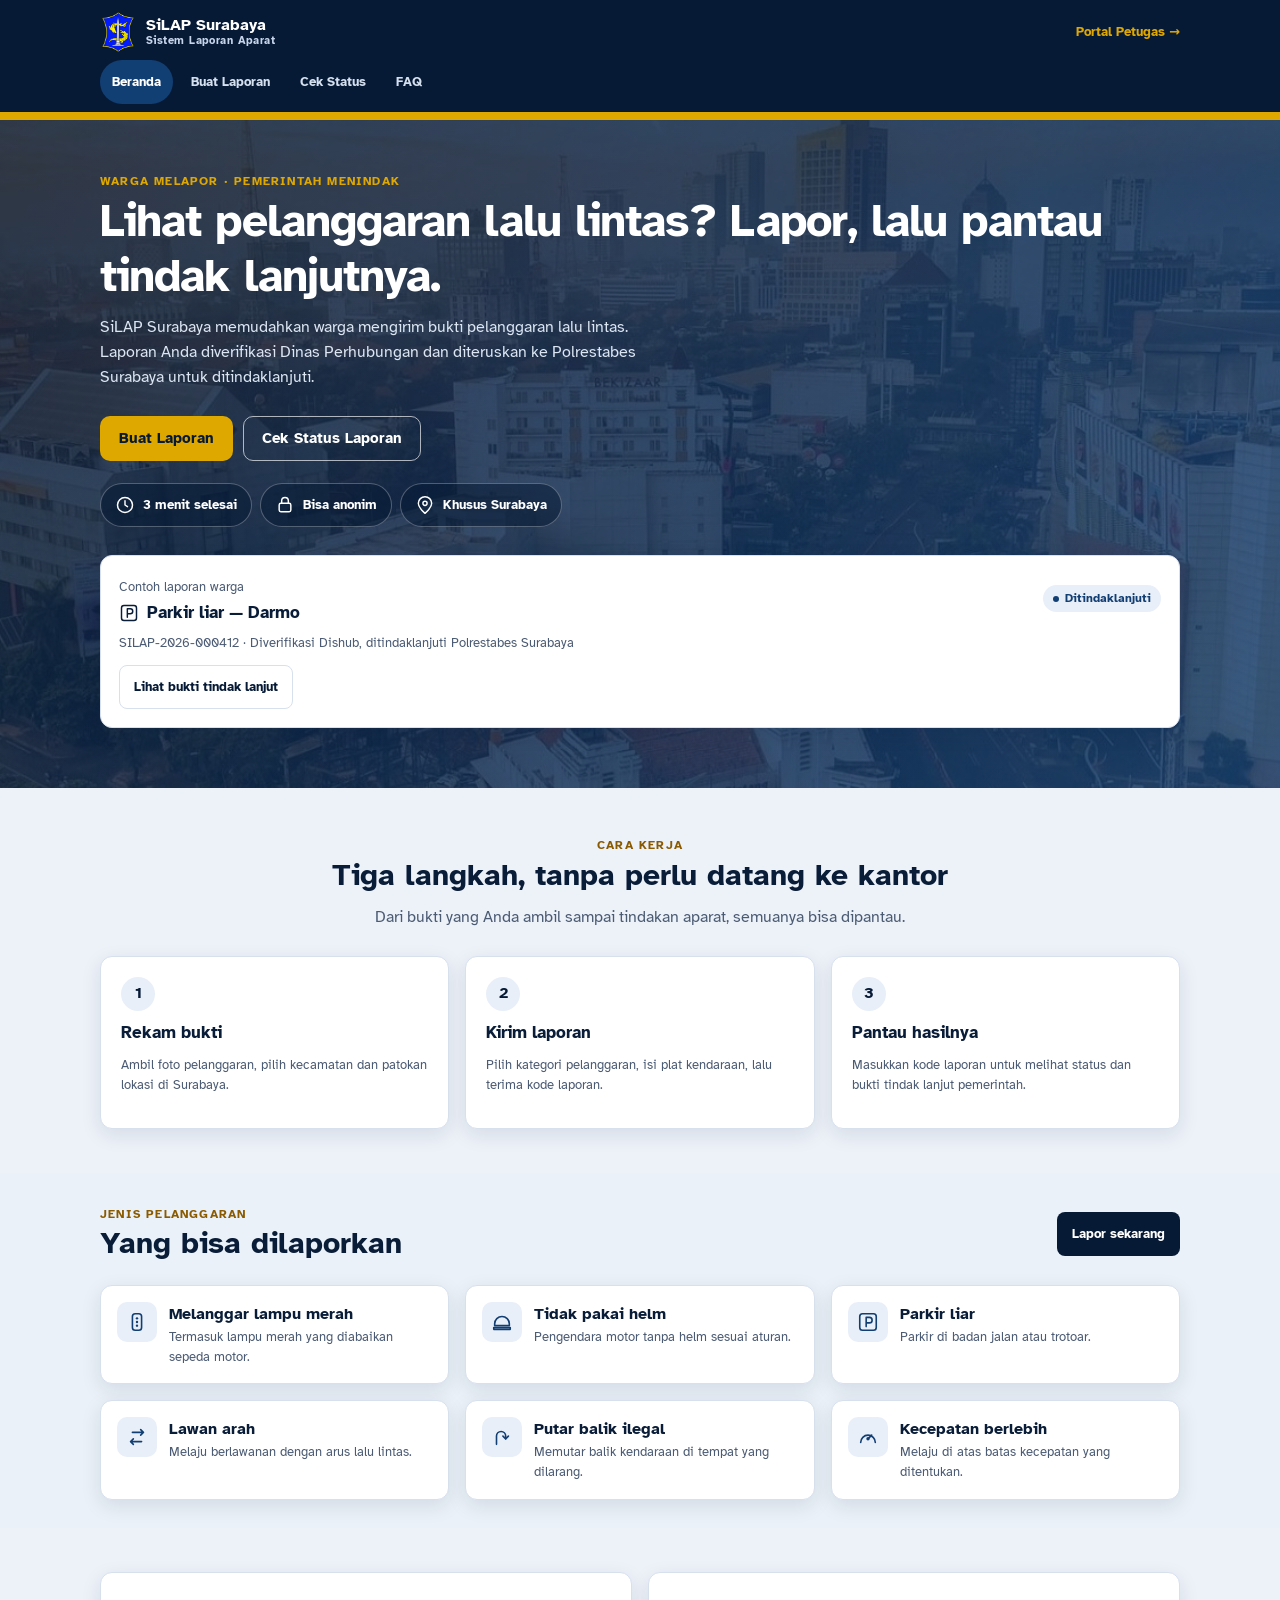
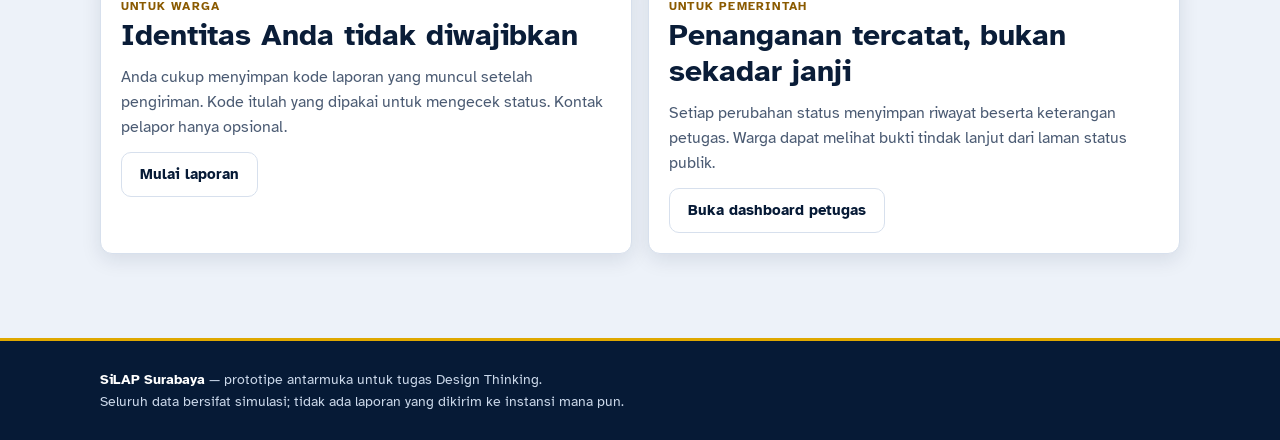
<file: index.html>
<!doctype html>
<html lang="id">
<head>
  <meta charset="utf-8">
  <meta name="viewport" content="width=device-width, initial-scale=1">
  <title>SiLAP Surabaya — Lapor Pelanggaran Lalu Lintas</title>
  <meta name="description" content="Prototipe UI sistem pelaporan pelanggaran lalu lintas warga Surabaya.">
  <link rel="preconnect" href="https://fonts.googleapis.com">
  <link rel="preconnect" href="https://fonts.gstatic.com" crossorigin>
  <link href="https://fonts.googleapis.com/css2?family=Atkinson+Hyperlegible:wght@400;700&display=swap" rel="stylesheet">
  <link rel="stylesheet" href="assets/style.css">
</head>
<body data-page="home">
  <a class="skip-link" href="#main">Lewati ke konten utama</a>
  <header class="site-header">
    <div class="wrap">
      <div class="header-top">
        <a class="brand" href="index.html">
          <span class="brand-mark"><img class="brand-logo" src="assets/surabaya-logo.png" alt="Logo Surabaya"></span>
          <span class="brand-text">SiLAP Surabaya<span>Sistem Laporan Aparat</span></span>
        </a>
        <a class="header-officer" href="petugas.html">Portal Petugas →</a>
      </div>
      <nav class="header-nav" aria-label="Navigasi utama">
        <a class="active" href="index.html">Beranda</a>
        <a href="lapor.html">Buat Laporan</a>
        <a href="status.html">Cek Status</a>
        <a href="faq.html">FAQ</a>
      </nav>
    </div>
  </header>

  <main id="main">
    <section class="hero">
      <div class="wrap">
        <span class="eyebrow">Warga melapor · Pemerintah menindak</span>
        <h1>Lihat pelanggaran lalu lintas? Lapor, lalu pantau tindak lanjutnya.</h1>
        <p class="lead">SiLAP Surabaya memudahkan warga mengirim bukti pelanggaran lalu lintas. Laporan Anda diverifikasi Dinas Perhubungan dan diteruskan ke Polrestabes Surabaya untuk ditindaklanjuti.</p>
        <div class="hero-actions">
          <a class="btn btn-accent" href="lapor.html">Buat Laporan</a>
          <a class="btn btn-outline" href="status.html">Cek Status Laporan</a>
        </div>
        <div class="hero-badges">
          <span class="hero-badge"><span data-icon="clock"></span>3 menit selesai</span>
          <span class="hero-badge"><span data-icon="lock"></span>Bisa anonim</span>
          <span class="hero-badge"><span data-icon="location"></span>Khusus Surabaya</span>
        </div>

        <div class="card hero-card">
          <div class="hero-card-head">
            <div>
              <span class="small muted">Contoh laporan warga</span>
              <h2 class="row heading-sm" style="margin:4px 0 0;gap:8px"><span data-icon="parking"></span>Parkir liar — Darmo</h2>
            </div>
            <span class="badge badge-ditindaklanjuti">Ditindaklanjuti</span>
          </div>
          <p class="small muted" style="margin-top:10px">SILAP-2026-000412 · Diverifikasi Dishub, ditindaklanjuti Polrestabes Surabaya</p>
          <a class="btn btn-outline btn-sm" href="status.html?kode=SILAP-2026-000412">Lihat bukti tindak lanjut</a>
        </div>
      </div>
    </section>

    <section class="section">
      <div class="wrap">
        <div class="center" style="margin-bottom:26px">
          <span class="eyebrow">Cara kerja</span>
          <h2>Tiga langkah, tanpa perlu datang ke kantor</h2>
          <p class="lead" style="margin-inline:auto">Dari bukti yang Anda ambil sampai tindakan aparat, semuanya bisa dipantau.</p>
        </div>
        <div class="grid grid-3">
          <div class="card pad">
            <div class="step-num">1</div>
            <h3>Rekam bukti</h3>
            <p class="muted small">Ambil foto pelanggaran, pilih kecamatan dan patokan lokasi di Surabaya.</p>
          </div>
          <div class="card pad">
            <div class="step-num">2</div>
            <h3>Kirim laporan</h3>
            <p class="muted small">Pilih kategori pelanggaran, isi plat kendaraan, lalu terima kode laporan.</p>
          </div>
          <div class="card pad">
            <div class="step-num">3</div>
            <h3>Pantau hasilnya</h3>
            <p class="muted small">Masukkan kode laporan untuk melihat status dan bukti tindak lanjut pemerintah.</p>
          </div>
        </div>
      </div>
    </section>

    <section class="section-sm" style="background:#eaf1f8">
      <div class="wrap">
        <div class="row" style="justify-content:space-between">
          <div>
            <span class="eyebrow">Jenis pelanggaran</span>
            <h2 style="margin-bottom:6px">Yang bisa dilaporkan</h2>
          </div>
          <a class="btn btn-primary btn-sm" href="lapor.html">Lapor sekarang</a>
        </div>
        <div class="grid grid-3" style="margin-top:18px">
          <div class="card cat-card"><span class="cat-icon" data-icon="trafficLight"></span><div><strong>Melanggar lampu merah</strong><div class="small muted">Termasuk lampu merah yang diabaikan sepeda motor.</div></div></div>
          <div class="card cat-card"><span class="cat-icon" data-icon="helmet"></span><div><strong>Tidak pakai helm</strong><div class="small muted">Pengendara motor tanpa helm sesuai aturan.</div></div></div>
          <div class="card cat-card"><span class="cat-icon" data-icon="parking"></span><div><strong>Parkir liar</strong><div class="small muted">Parkir di badan jalan atau trotoar.</div></div></div>
          <div class="card cat-card"><span class="cat-icon" data-icon="arrows"></span><div><strong>Lawan arah</strong><div class="small muted">Melaju berlawanan dengan arus lalu lintas.</div></div></div>
          <div class="card cat-card"><span class="cat-icon" data-icon="uTurn"></span><div><strong>Putar balik ilegal</strong><div class="small muted">Memutar balik kendaraan di tempat yang dilarang.</div></div></div>
          <div class="card cat-card"><span class="cat-icon" data-icon="speed"></span><div><strong>Kecepatan berlebih</strong><div class="small muted">Melaju di atas batas kecepatan yang ditentukan.</div></div></div>
        </div>
      </div>
    </section>

    <section class="section">
      <div class="wrap grid grid-2">
        <div class="card pad">
          <span class="eyebrow">Untuk warga</span>
          <h2>Identitas Anda tidak diwajibkan</h2>
          <p class="muted">Anda cukup menyimpan kode laporan yang muncul setelah pengiriman. Kode itulah yang dipakai untuk mengecek status. Kontak pelapor hanya opsional.</p>
          <a class="btn btn-outline" href="lapor.html">Mulai laporan</a>
        </div>
        <div class="card pad">
          <span class="eyebrow">Untuk pemerintah</span>
          <h2>Penanganan tercatat, bukan sekadar janji</h2>
          <p class="muted">Setiap perubahan status menyimpan riwayat beserta keterangan petugas. Warga dapat melihat bukti tindak lanjut dari laman status publik.</p>
          <a class="btn btn-outline" href="petugas.html">Buka dashboard petugas</a>
        </div>
      </div>
    </section>
  </main>

  <footer class="site-footer">
    <div class="wrap">
      <strong>SiLAP Surabaya</strong> — prototipe antarmuka untuk tugas Design Thinking.<br>
      Seluruh data bersifat simulasi; tidak ada laporan yang dikirim ke instansi mana pun.
    </div>
  </footer>
  <script src="assets/app.js"></script>
</body>
</html>
</file>
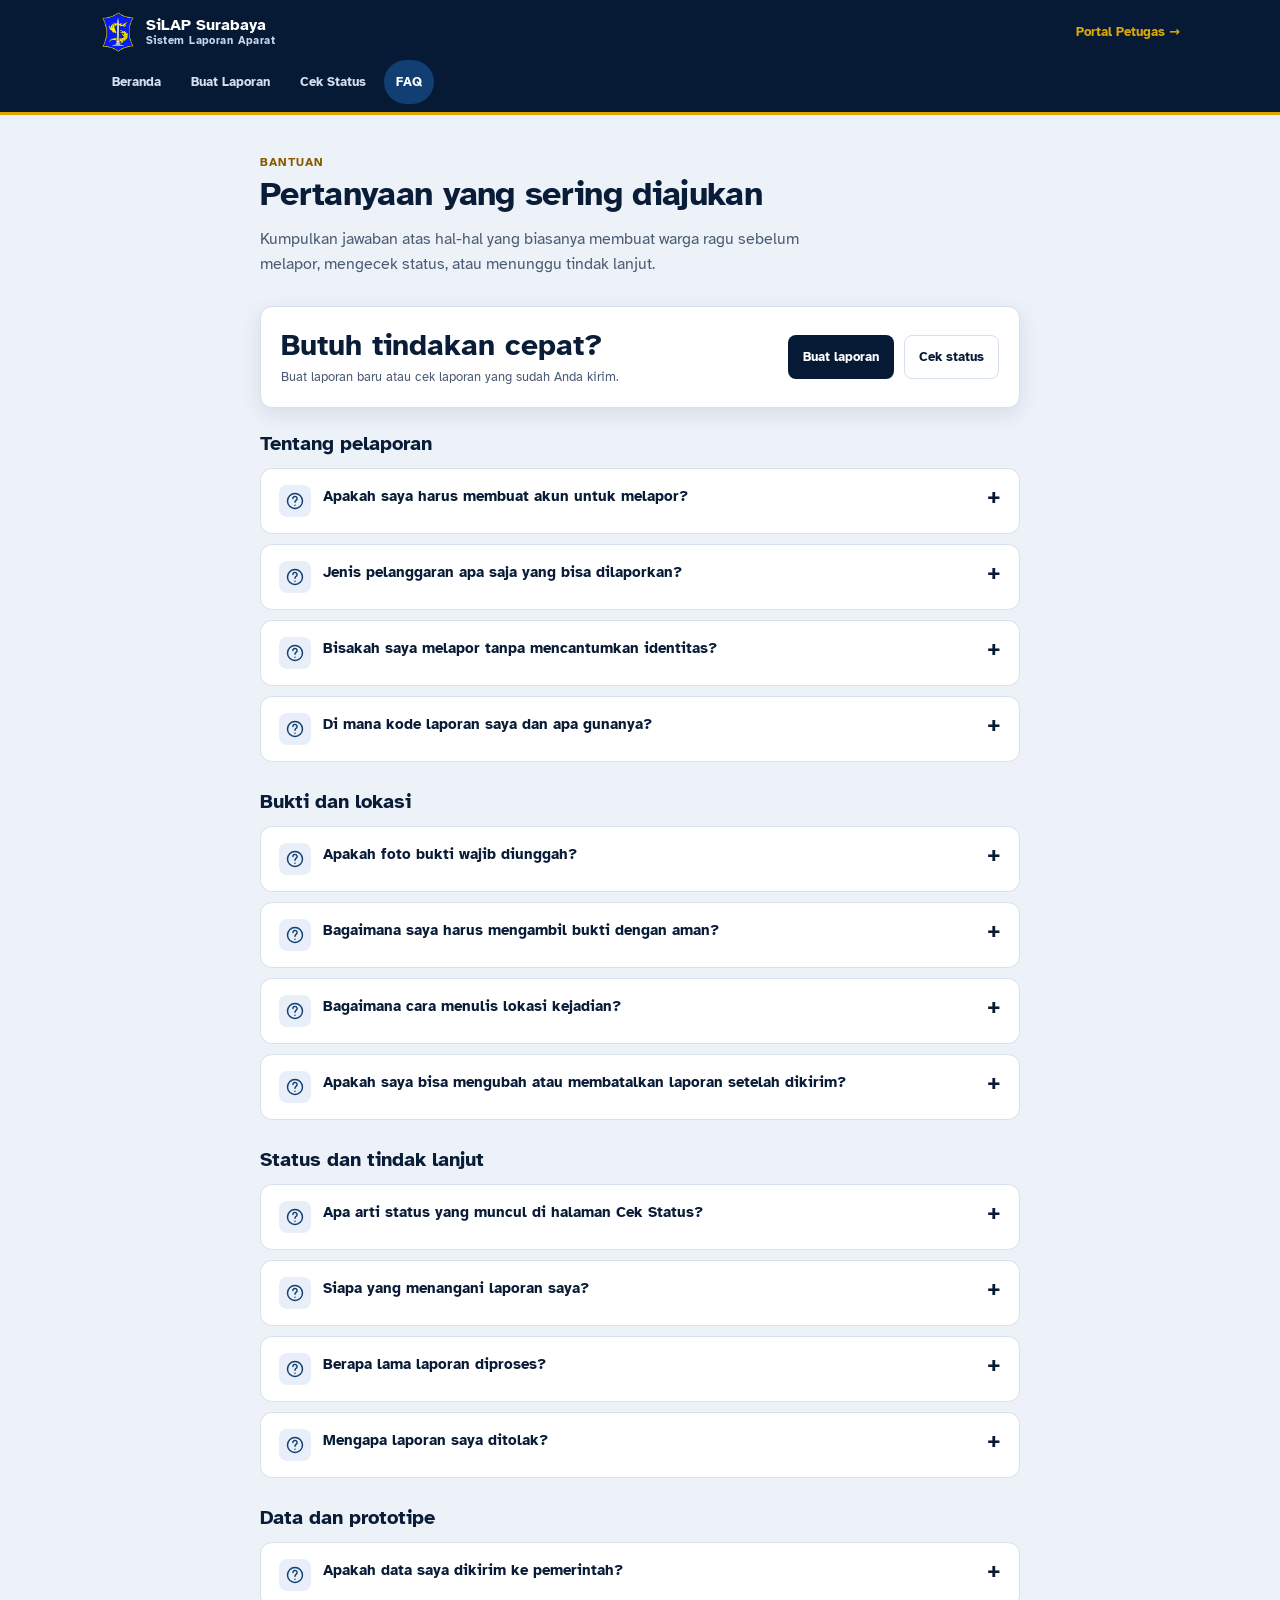
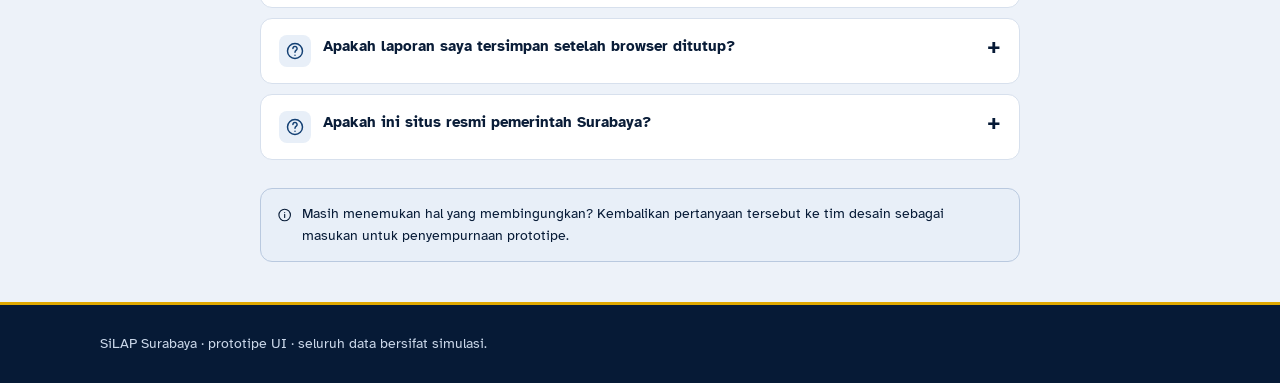
<file: faq.html>
<!doctype html>
<html lang="id">
<head>
  <meta charset="utf-8">
  <meta name="viewport" content="width=device-width, initial-scale=1">
  <title>FAQ — SiLAP Surabaya</title>
  <meta name="description" content="Jawaban atas pertanyaan umum tentang pelaporan pelanggaran lalu lintas di SiLAP Surabaya.">
  <link rel="preconnect" href="https://fonts.googleapis.com">
  <link rel="preconnect" href="https://fonts.gstatic.com" crossorigin>
  <link href="https://fonts.googleapis.com/css2?family=Atkinson+Hyperlegible:wght@400;700&display=swap" rel="stylesheet">
  <link rel="stylesheet" href="assets/style.css">
</head>
<body data-page="faq">
  <a class="skip-link" href="#main">Lewati ke konten utama</a>
  <header class="site-header">
    <div class="wrap">
      <div class="header-top">
        <a class="brand" href="index.html"><span class="brand-mark"><img class="brand-logo" src="assets/surabaya-logo.png" alt="Logo Surabaya"></span><span class="brand-text">SiLAP Surabaya<span>Sistem Laporan Aparat</span></span></a>
        <a class="header-officer" href="petugas.html">Portal Petugas →</a>
      </div>
      <nav class="header-nav" aria-label="Navigasi utama">
        <a href="index.html">Beranda</a>
        <a href="lapor.html">Buat Laporan</a>
        <a href="status.html">Cek Status</a>
        <a class="active" href="faq.html">FAQ</a>
      </nav>
    </div>
  </header>

  <main class="narrow" id="main">
    <div class="page-head">
      <span class="eyebrow">Bantuan</span>
      <h1>Pertanyaan yang sering diajukan</h1>
      <p class="lead">Kumpulkan jawaban atas hal-hal yang biasanya membuat warga ragu sebelum melapor, mengecek status, atau menunggu tindak lanjut.</p>
    </div>

    <div class="card pad" style="margin-bottom:24px">
      <div class="row" style="justify-content:space-between">
        <div>
          <h2 style="margin-bottom:4px">Butuh tindakan cepat?</h2>
          <p class="muted small" style="margin:0">Buat laporan baru atau cek laporan yang sudah Anda kirim.</p>
        </div>
        <div class="row">
          <a class="btn btn-primary btn-sm" href="lapor.html">Buat laporan</a>
          <a class="btn btn-outline btn-sm" href="status.html">Cek status</a>
        </div>
      </div>
    </div>

    <section class="faq-group" aria-labelledby="faq-umum">
      <h2 id="faq-umum">Tentang pelaporan</h2>
      <div class="faq-list">
        <details class="faq-item">
          <summary><span class="faq-q-icon" data-icon="question"></span>Apakah saya harus membuat akun untuk melapor?</summary>
          <div class="faq-a"><p>Tidak. SiLAP Surabaya tidak memakai login untuk warga. Anda langsung mengisi formulir, lalu sistem menampilkan kode laporan yang bisa dipakai untuk mengecek status.</p></div>
        </details>
        <details class="faq-item">
          <summary><span class="faq-q-icon" data-icon="question"></span>Jenis pelanggaran apa saja yang bisa dilaporkan?</summary>
          <div class="faq-a"><p>Ada enam kategori: melanggar lampu merah, tidak menggunakan helm, parkir liar, melaju di lawan arah, putar balik ilegal, dan kecepatan berlebih.</p><p>Pilih kategori yang paling mendekati apa yang Anda lihat pada langkah ketiga formulir.</p></div>
        </details>
        <details class="faq-item">
          <summary><span class="faq-q-icon" data-icon="question"></span>Bisakah saya melapor tanpa mencantumkan identitas?</summary>
          <div class="faq-a"><p>Bisa. Kolom kontak pelapor bersifat opsional dan ditandai jelas di formulir. Jika dikosongkan, laporan tetap diproses dan statusnya tetap bisa dicek memakai kode laporan.</p></div>
        </details>
        <details class="faq-item">
          <summary><span class="faq-q-icon" data-icon="question"></span>Di mana kode laporan saya dan apa gunanya?</summary>
          <div class="faq-a"><p>Kode muncul di layar setelah laporan berhasil dibuat, dengan format <code>SILAP-2026-NNNNNN</code>. Masukkan kode itu di halaman <a href="status.html">Cek Status</a> untuk melihat perjalanan laporan dan bukti tindak lanjut.</p><p>Simpan kode tersebut. Tanpa akun, kode itulah satu-satunya cara untuk membuka laporan Anda.</p></div>
        </details>
      </div>
    </section>

    <section class="faq-group" aria-labelledby="faq-bukti">
      <h2 id="faq-bukti">Bukti dan lokasi</h2>
      <div class="faq-list">
        <details class="faq-item">
          <summary><span class="faq-q-icon" data-icon="question"></span>Apakah foto bukti wajib diunggah?</summary>
          <div class="faq-a"><p>Ya. Foto membantu petugas memverifikasi laporan. Pada prototipe ini, foto hanya menjadi pratinjau di perangkat Anda; tidak ada berkas yang dikirim ke server.</p></div>
        </details>
        <details class="faq-item">
          <summary><span class="faq-q-icon" data-icon="question"></span>Bagaimana saya harus mengambil bukti dengan aman?</summary>
          <div class="faq-a"><p>Ambil foto saat Anda sedang tidak menyetir dan tidak membahayakan diri sendiri. Jangan mengejar kendaraan atau berdiri di jalan. Utamakan keselamatan daripada mendapatkan sudut foto yang sempurna.</p></div>
        </details>
        <details class="faq-item">
          <summary><span class="faq-q-icon" data-icon="question"></span>Bagaimana cara menulis lokasi kejadian?</summary>
          <div class="faq-a"><p>Pilih kecamatan di Surabaya, lalu isi patokan berupa nama jalan, bangunan, halte, atau titik terdekat. Contoh: <code>Depan Mall Tunjungan Plaza, Jl. Basuki Rahmat</code>. Patokan yang spesifik mempercepat verifikasi.</p></div>
        </details>
        <details class="faq-item">
          <summary><span class="faq-q-icon" data-icon="question"></span>Apakah saya bisa mengubah atau membatalkan laporan setelah dikirim?</summary>
          <div class="faq-a"><p>Belum. Prototipe ini menyediakan alur buat laporan dan cek status, tetapi tidak memiliki fitur edit atau pembatalan. Pastikan isian sudah benar sebelum menekan tombol <strong>Kirim Laporan</strong>.</p></div>
        </details>
      </div>
    </section>

    <section class="faq-group" aria-labelledby="faq-status">
      <h2 id="faq-status">Status dan tindak lanjut</h2>
      <div class="faq-list">
        <details class="faq-item">
          <summary><span class="faq-q-icon" data-icon="question"></span>Apa arti status yang muncul di halaman Cek Status?</summary>
          <div class="faq-a">
            <p><strong>Diterima:</strong> laporan masuk dan belum diperiksa.</p>
            <p><strong>Diverifikasi:</strong> Dinas Perhubungan telah memeriksa bukti dan meneruskan laporan.</p>
            <p><strong>Ditindaklanjuti:</strong> Polrestabes Surabaya telah melakukan tindakan di lapangan.</p>
            <p><strong>Selesai:</strong> penanganan ditutup. <strong>Ditolak:</strong> laporan tidak dapat diverifikasi dan alasannya tercantum.</p>
          </div>
        </details>
        <details class="faq-item">
          <summary><span class="faq-q-icon" data-icon="question"></span>Siapa yang menangani laporan saya?</summary>
          <div class="faq-a"><p>Dinas Perhubungan Surabaya memverifikasi laporan dan meneruskannya. Polrestabes Surabaya melakukan penindakan lalu lintas. Nama aktor dan keterangannya tercatat di riwayat status.</p></div>
        </details>
        <details class="faq-item">
          <summary><span class="faq-q-icon" data-icon="question"></span>Berapa lama laporan diproses?</summary>
          <div class="faq-a"><p>Prototipe ini tidak menjanjikan waktu tertentu. Pada sistem nyata, lama proses bergantung pada kelengkapan bukti dan antrean petugas. Yang bisa Anda lakukan adalah memantau perubahan status melalui kode laporan.</p></div>
        </details>
        <details class="faq-item">
          <summary><span class="faq-q-icon" data-icon="question"></span>Mengapa laporan saya ditolak?</summary>
          <div class="faq-a"><p>Penolakan terjadi saat verifikasi, misalnya karena bukti kurang jelas. Alasan petugas ditampilkan pada riwayat laporan di halaman <a href="status.html">Cek Status</a>. Anda bisa melapor lagi dengan bukti yang lebih baik.</p></div>
        </details>
      </div>
    </section>

    <section class="faq-group" aria-labelledby="faq-data">
      <h2 id="faq-data">Data dan prototipe</h2>
      <div class="faq-list">
        <details class="faq-item">
          <summary><span class="faq-q-icon" data-icon="question"></span>Apakah data saya dikirim ke pemerintah?</summary>
          <div class="faq-a"><p>Tidak. Ini adalah prototipe antarmuka untuk tugas Design Thinking. Semua laporan, termasuk perubahan status di dashboard petugas, bersifat simulasi dan tidak dikirim ke instansi mana pun.</p></div>
        </details>
        <details class="faq-item">
          <summary><span class="faq-q-icon" data-icon="question"></span>Apakah laporan saya tersimpan setelah browser ditutup?</summary>
          <div class="faq-a"><p>Tidak. Data prototipe hanya hidup selama tab browser tersebut terbuka. Empat kode laporan contoh berikut tetap tersedia setiap kali halaman dibuka: <code>SILAP-2026-000417</code>, <code>000412</code>, <code>000405</code>, dan <code>000398</code>.</p></div>
        </details>
        <details class="faq-item">
          <summary><span class="faq-q-icon" data-icon="question"></span>Apakah ini situs resmi pemerintah Surabaya?</summary>
          <div class="faq-a"><p>Bukan. SiLAP Surabaya adalah prototipe UI. Nama instansi dan alur penanganan dipakai sebagai konteks desain, bukan pernyataan layanan resmi.</p></div>
        </details>
      </div>
    </section>

    <div class="notice notice-info" style="margin-top:28px"><span data-icon="info"></span><span>Masih menemukan hal yang membingungkan? Kembalikan pertanyaan tersebut ke tim desain sebagai masukan untuk penyempurnaan prototipe.</span></div>
  </main>

  <footer class="site-footer">
    <div class="wrap">SiLAP Surabaya · prototipe UI · seluruh data bersifat simulasi.</div>
  </footer>
  <script src="assets/app.js"></script>
</body>
</html>
</file>
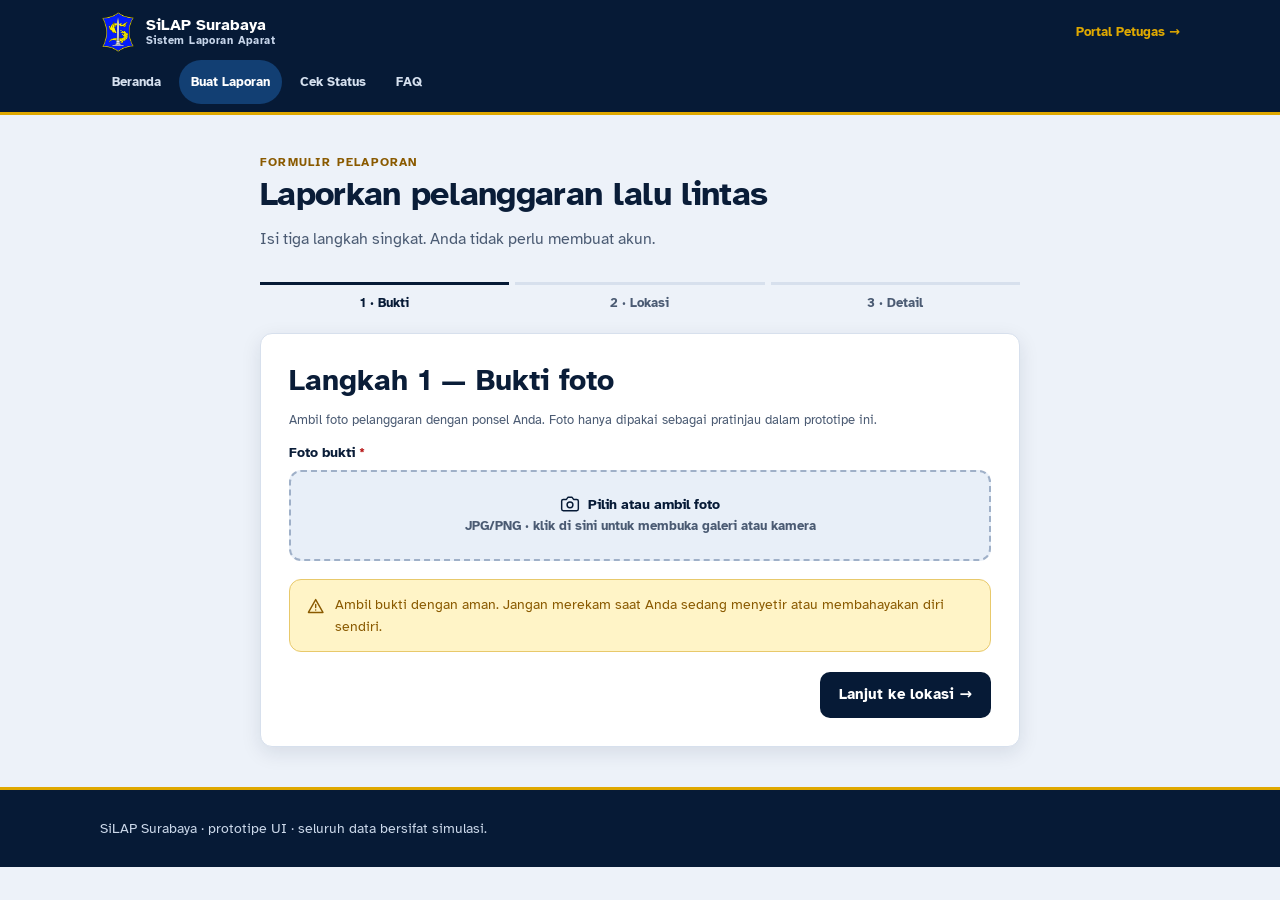
<file: lapor.html>
<!doctype html>
<html lang="id">
<head>
  <meta charset="utf-8">
  <meta name="viewport" content="width=device-width, initial-scale=1">
  <title>Buat Laporan — SiLAP Surabaya</title>
  <meta name="description" content="Formulir pelaporan pelanggaran lalu lintas warga Surabaya.">
  <link rel="preconnect" href="https://fonts.googleapis.com">
  <link rel="preconnect" href="https://fonts.gstatic.com" crossorigin>
  <link href="https://fonts.googleapis.com/css2?family=Atkinson+Hyperlegible:wght@400;700&display=swap" rel="stylesheet">
  <link rel="stylesheet" href="assets/style.css">
</head>
<body data-page="lapor">
  <a class="skip-link" href="#main">Lewati ke konten utama</a>
  <header class="site-header">
    <div class="wrap">
      <div class="header-top">
        <a class="brand" href="index.html"><span class="brand-mark"><img class="brand-logo" src="assets/surabaya-logo.png" alt="Logo Surabaya"></span><span class="brand-text">SiLAP Surabaya<span>Sistem Laporan Aparat</span></span></a>
        <a class="header-officer" href="petugas.html">Portal Petugas →</a>
      </div>
      <nav class="header-nav" aria-label="Navigasi utama">
        <a href="index.html">Beranda</a>
        <a class="active" href="lapor.html">Buat Laporan</a>
        <a href="status.html">Cek Status</a>
        <a href="faq.html">FAQ</a>
      </nav>
    </div>
  </header>

  <main class="narrow" id="main">
    <div class="page-head">
      <span class="eyebrow">Formulir pelaporan</span>
      <h1>Laporkan pelanggaran lalu lintas</h1>
      <p class="muted">Isi tiga langkah singkat. Anda tidak perlu membuat akun.</p>
    </div>

    <div id="form-wrap">
      <div class="stepper" aria-label="Progres formulir">
        <div class="stepper-item active" data-step="1">1 · Bukti</div>
        <div class="stepper-item" data-step="2">2 · Lokasi</div>
        <div class="stepper-item" data-step="3">3 · Detail</div>
      </div>

      <form id="lapor-form" class="card form-panel" novalidate>
        <section class="form-step" data-step="1">
          <h2>Langkah 1 — Bukti foto</h2>
          <p class="muted small">Ambil foto pelanggaran dengan ponsel Anda. Foto hanya dipakai sebagai pratinjau dalam prototipe ini.</p>
          <div class="error-summary hide" id="step1-error" role="alert" tabindex="-1" aria-labelledby="step1-error-title"></div>
          <div class="field">
            <label for="foto" id="foto-label">Foto bukti <span class="req">*</span></label>
            <label class="dropzone" for="foto">
              <strong><span data-icon="camera"></span>Pilih atau ambil foto</strong>
              <span class="small muted">JPG/PNG · klik di sini untuk membuka galeri atau kamera</span>
            </label>
            <input class="input hide" id="foto" name="foto" type="file" accept="image/*" capture="environment" aria-describedby="error-foto">
            <span class="error" id="error-foto" data-error-for="foto"></span>
          </div>
          <div id="photo-preview" class="photo-preview hide" aria-live="polite"></div>
          <div class="notice notice-warn" style="margin-top:16px"><span data-icon="warning"></span><span>Ambil bukti dengan aman. Jangan merekam saat Anda sedang menyetir atau membahayakan diri sendiri.</span></div>
          <div class="row" style="margin-top:20px;justify-content:flex-end">
            <button class="btn btn-primary" type="button" data-next>Lanjut ke lokasi →</button>
          </div>
        </section>

        <section class="form-step hide" data-step="2">
          <h2>Langkah 2 — Lokasi & waktu</h2>
          <p class="muted small">Pilih kecamatan di Surabaya dan berikan patokan agar petugas mudah menemukan lokasi.</p>
          <div class="error-summary hide" id="step2-error" role="alert" tabindex="-1" aria-labelledby="step2-error-title"></div>
          <div class="field">
            <label for="kecamatan">Kecamatan <span class="req">*</span></label>
            <select class="select" id="kecamatan" required><option value="">— Pilih kecamatan —</option></select>
            <span class="error" data-error-for="kecamatan"></span>
          </div>
          <div class="field">
            <label for="patokan">Patokan lokasi <span class="req">*</span></label>
            <input class="input" id="patokan" type="text" placeholder="Contoh: depan Mall Tunjungan Plaza" required>
            <span class="hint">Nama jalan, bangunan, atau halte terdekat.</span>
            <span class="error" data-error-for="patokan"></span>
          </div>
          <div class="field-two">
            <div class="field">
              <label for="tanggal">Tanggal kejadian <span class="req">*</span></label>
              <input class="input" id="tanggal" type="date" required>
              <span class="error" data-error-for="tanggal"></span>
            </div>
            <div class="field">
              <label for="jam">Jam kejadian <span class="req">*</span></label>
              <input class="input" id="jam" type="time" required>
              <span class="error" data-error-for="jam"></span>
            </div>
          </div>
          <div class="row" style="justify-content:space-between">
            <button class="btn btn-outline" type="button" data-back>← Kembali</button>
            <button class="btn btn-primary" type="button" data-next>Lanjut ke detail →</button>
          </div>
        </section>

        <section class="form-step hide" data-step="3">
          <h2>Langkah 3 — Detail pelanggaran</h2>
          <p class="muted small">Jelaskan apa yang terjadi agar laporan mudah diverifikasi.</p>
          <div class="field">
            <span class="field-label">Kategori pelanggaran <span class="req">*</span></span>
            <div class="cat-options" id="cat-options"></div>
          </div>
          <div class="field-two">
            <div class="field">
              <label for="plat">Nomor plat kendaraan <span class="req">*</span></label>
              <input class="input" id="plat" type="text" placeholder="B 1234 ABC" required>
              <span class="error" data-error-for="plat"></span>
            </div>
            <div class="field">
              <label for="jenis">Jenis kendaraan <span class="req">*</span></label>
              <select class="select" id="jenis"><option>Motor</option><option>Mobil</option></select>
            </div>
          </div>
          <div class="field">
            <label for="deskripsi">Deskripsi singkat <span class="req">*</span></label>
            <textarea class="textarea" id="deskripsi" placeholder="Contoh: pengendara melaju saat lampu merah dan mengabaikan pejalan kaki." required></textarea>
            <span class="error" data-error-for="deskripsi"></span>
          </div>
          <div class="field">
            <label for="kontak">Kontak pelapor <span class="badge badge-netral">Opsional</span></label>
            <input class="input" id="kontak" type="text" placeholder="Email atau nomor telepon">
            <span class="hint">Kosongkan jika ingin tetap anonim. Status tetap bisa dicek dengan kode laporan.</span>
          </div>
          <label class="checkline"><input type="checkbox" id="setuju"><span>Saya menyatakan laporan ini berdasarkan apa yang saya lihat dan bersedia dimintai keterangan lebih lanjut.</span></label>
          <div class="error-summary hide" id="form-error" role="alert" tabindex="-1" aria-labelledby="form-error-title" style="margin-top:12px"></div>
          <div class="row" style="justify-content:space-between;margin-top:20px">
            <button class="btn btn-outline" type="button" data-back>← Kembali</button>
            <button class="btn btn-accent" type="submit">Kirim Laporan</button>
          </div>
        </section>
      </form>
    </div>

    <section id="success-panel" class="card form-panel hide">
      <div class="notice notice-success"><span data-icon="check"></span><span>Laporan berhasil dibuat. Simpan kode di bawah ini untuk mengecek status.</span></div>
      <h2 style="margin-top:20px">Kode laporan Anda</h2>
      <div class="code-box">
        <span class="code-value" id="success-code">SILAP-2026-000000</span>
        <button class="btn btn-outline btn-sm" type="button" id="copy-code">Salin kode</button>
      </div>
      <p class="muted small" style="margin-top:14px">Tanpa akun dan tanpa login, kode ini satu-satunya cara untuk membuka laporan Anda. Prototipe ini tidak mengirim data ke instansi mana pun.</p>
      <div class="row" style="margin-top:20px">
        <a class="btn btn-primary" id="success-link" href="status.html">Lihat status laporan</a>
        <a class="btn btn-outline" href="index.html">Kembali ke beranda</a>
      </div>
    </section>
  </main>

  <footer class="site-footer">
    <div class="wrap">SiLAP Surabaya · prototipe UI · seluruh data bersifat simulasi.</div>
  </footer>
  <script src="assets/app.js"></script>
</body>
</html>
</file>
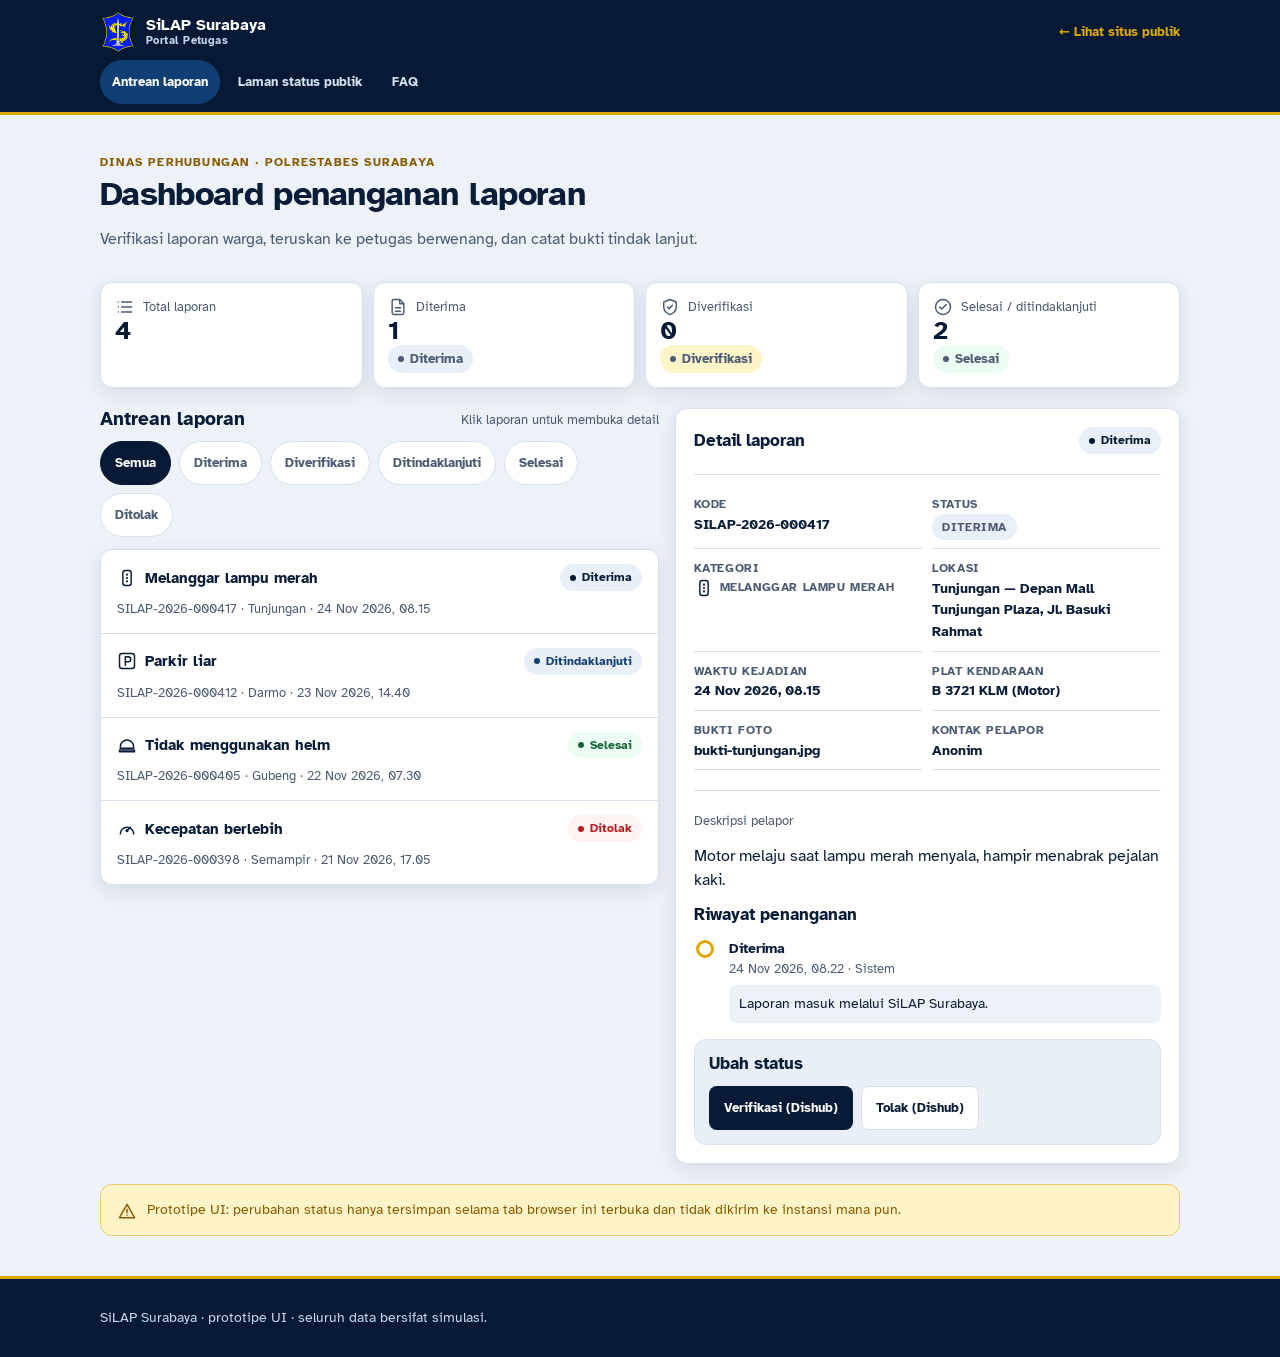
<file: petugas.html>
<!doctype html>
<html lang="id">
<head>
  <meta charset="utf-8">
  <meta name="viewport" content="width=device-width, initial-scale=1">
  <title>Dashboard Petugas — SiLAP Surabaya</title>
  <meta name="description" content="Dashboard verifikasi dan penanganan laporan pelanggaran lalu lintas.">
  <link rel="preconnect" href="https://fonts.googleapis.com">
  <link rel="preconnect" href="https://fonts.gstatic.com" crossorigin>
  <link href="https://fonts.googleapis.com/css2?family=Atkinson+Hyperlegible:wght@400;700&display=swap" rel="stylesheet">
  <link rel="stylesheet" href="assets/style.css">
</head>
<body data-page="petugas">
  <a class="skip-link" href="#main">Lewati ke konten utama</a>
  <header class="site-header">
    <div class="wrap">
      <div class="header-top">
        <a class="brand" href="index.html"><span class="brand-mark"><img class="brand-logo" src="assets/surabaya-logo.png" alt="Logo Surabaya"></span><span class="brand-text">SiLAP Surabaya<span>Portal Petugas</span></span></a>
        <a class="header-officer" href="index.html">← Lihat situs publik</a>
      </div>
      <nav class="header-nav" aria-label="Navigasi petugas">
        <a class="active" href="petugas.html">Antrean laporan</a>
        <a href="status.html">Laman status publik</a>
        <a href="faq.html">FAQ</a>
      </nav>
    </div>
  </header>

  <main class="wrap" id="main">
    <div class="page-head">
      <span class="eyebrow">Dinas Perhubungan · Polrestabes Surabaya</span>
      <h1>Dashboard penanganan laporan</h1>
      <p class="muted">Verifikasi laporan warga, teruskan ke petugas berwenang, dan catat bukti tindak lanjut.</p>
    </div>

    <div class="stats" id="stats"></div>

    <div class="dash-layout" style="margin-top:20px">
      <div>
        <div class="row" style="justify-content:space-between;margin-bottom:10px">
          <h2 style="margin:0;font-size:19px">Antrean laporan</h2>
          <span class="small muted">Klik laporan untuk membuka detail</span>
        </div>
        <div class="filters" id="filters">
          <button class="filter active" type="button" data-filter="Semua">Semua</button>
          <button class="filter" type="button" data-filter="Diterima">Diterima</button>
          <button class="filter" type="button" data-filter="Diverifikasi">Diverifikasi</button>
          <button class="filter" type="button" data-filter="Ditindaklanjuti">Ditindaklanjuti</button>
          <button class="filter" type="button" data-filter="Selesai">Selesai</button>
          <button class="filter" type="button" data-filter="Ditolak">Ditolak</button>
        </div>
        <div class="card" id="report-list" style="margin-top:12px"></div>
      </div>
      <div class="card detail-panel" id="detail-content"></div>
    </div>

    <div class="notice notice-warn" style="margin-top:20px"><span data-icon="warning"></span><span>Prototipe UI: perubahan status hanya tersimpan selama tab browser ini terbuka dan tidak dikirim ke instansi mana pun.</span></div>
  </main>

  <footer class="site-footer">
    <div class="wrap">SiLAP Surabaya · prototipe UI · seluruh data bersifat simulasi.</div>
  </footer>
  <script src="assets/app.js"></script>
</body>
</html>
</file>
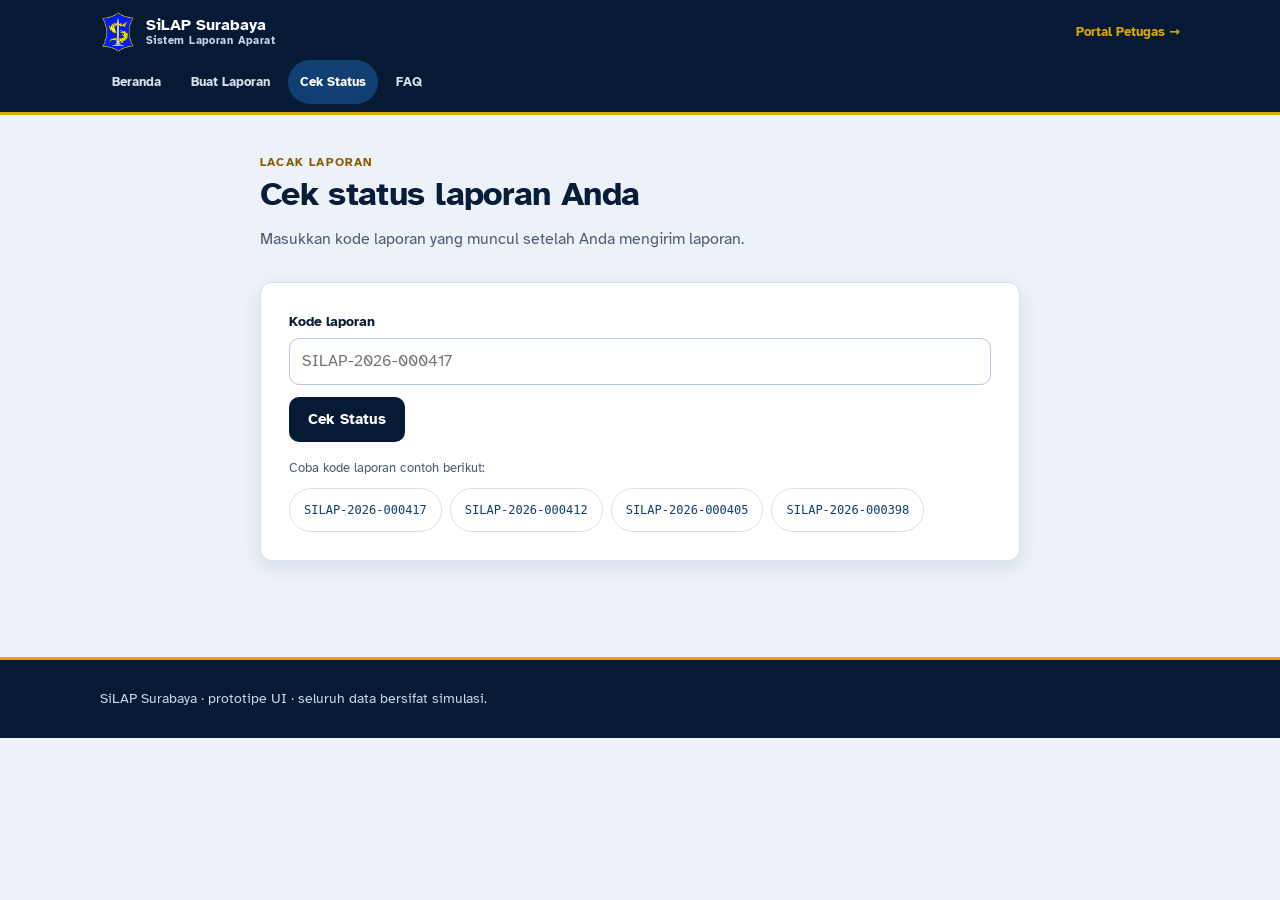
<file: status.html>
<!doctype html>
<html lang="id">
<head>
  <meta charset="utf-8">
  <meta name="viewport" content="width=device-width, initial-scale=1">
  <title>Cek Status Laporan — SiLAP Surabaya</title>
  <meta name="description" content="Cek status dan bukti tindak lanjut laporan pelanggaran lalu lintas.">
  <link rel="preconnect" href="https://fonts.googleapis.com">
  <link rel="preconnect" href="https://fonts.gstatic.com" crossorigin>
  <link href="https://fonts.googleapis.com/css2?family=Atkinson+Hyperlegible:wght@400;700&display=swap" rel="stylesheet">
  <link rel="stylesheet" href="assets/style.css">
</head>
<body data-page="status">
  <a class="skip-link" href="#main">Lewati ke konten utama</a>
  <header class="site-header">
    <div class="wrap">
      <div class="header-top">
        <a class="brand" href="index.html"><span class="brand-mark"><img class="brand-logo" src="assets/surabaya-logo.png" alt="Logo Surabaya"></span><span class="brand-text">SiLAP Surabaya<span>Sistem Laporan Aparat</span></span></a>
        <a class="header-officer" href="petugas.html">Portal Petugas →</a>
      </div>
      <nav class="header-nav" aria-label="Navigasi utama">
        <a href="index.html">Beranda</a>
        <a href="lapor.html">Buat Laporan</a>
        <a class="active" href="status.html">Cek Status</a>
        <a href="faq.html">FAQ</a>
      </nav>
    </div>
  </header>

  <main class="narrow" id="main">
    <div class="page-head">
      <span class="eyebrow">Lacak laporan</span>
      <h1>Cek status laporan Anda</h1>
      <p class="muted">Masukkan kode laporan yang muncul setelah Anda mengirim laporan.</p>
    </div>

    <form id="status-form" class="card form-panel" novalidate>
      <div class="field" style="margin-bottom:12px">
        <label for="kode">Kode laporan</label>
        <input class="input" id="kode" type="text" placeholder="SILAP-2026-000417" autocomplete="off" spellcheck="false">
        <span class="error" data-error-for="kode"></span>
      </div>
      <button class="btn btn-primary" type="submit">Cek Status</button>
      <p class="small muted" style="margin-top:16px;margin-bottom:0">Coba kode laporan contoh berikut:</p>
      <div class="demo-chips" id="demo-chips"></div>
    </form>

    <div id="status-empty" class="section-sm" role="status" aria-live="polite"></div>

    <section id="status-result" class="hide" style="margin-top:22px" aria-live="polite">
      <div class="card pad">
        <div class="row" style="justify-content:space-between;align-items:flex-start">
          <div>
            <span class="small muted">Kode laporan</span>
            <h2 class="code-value" id="status-kode" style="margin:2px 0 8px">—</h2>
          </div>
          <div id="status-badge"></div>
        </div>
        <hr class="divider">
        <div class="kv">
          <div class="kv-item"><span>Kategori</span><strong id="status-kategori">—</strong></div>
          <div class="kv-item"><span>Waktu kejadian</span><strong id="status-waktu">—</strong></div>
          <div class="kv-item"><span>Lokasi</span><strong id="status-lokasi">—</strong></div>
          <div class="kv-item"><span>Plat kendaraan</span><strong id="status-plat">—</strong></div>
        </div>
        <p class="small muted" style="margin-top:16px;margin-bottom:4px">Deskripsi pelapor</p>
        <p id="status-deskripsi">—</p>
      </div>

      <div class="card pad" style="margin-top:16px">
        <h2>Perjalanan laporan</h2>
        <p class="muted small">Setiap tahapan penanganan dicatat oleh petugas.</p>
        <div id="status-timeline" style="margin-top:18px"></div>
      </div>

      <div class="card pad hide" id="status-proof" style="margin-top:16px"></div>

      <div class="notice notice-info" style="margin-top:16px"><span data-icon="info"></span><span>Prototipe UI — data dan tindak lanjut di halaman ini adalah simulasi untuk keperluan presentasi.</span></div>
    </section>
  </main>

  <footer class="site-footer">
    <div class="wrap">SiLAP Surabaya · prototipe UI · seluruh data bersifat simulasi.</div>
  </footer>
  <script src="assets/app.js"></script>
</body>
</html>
</file>
<file: assets/style.css>
/* SiLAP Surabaya — shared UI styles
   Design system: Accessible & Ethical / Minimal Single Column (ui-ux-pro-max)
   Palette: navy + dark blue base, dark yellow for highlights */
@import url("https://fonts.googleapis.com/css2?family=Atkinson+Hyperlegible:wght@400;700&display=swap");

:root {
  --navy: #061a36;              /* primary / darkest */
  --blue: #123f73;              /* secondary dark blue */
  --navy-2: var(--blue);        /* kept for existing rules */
  --accent: #dfa800;            /* dark yellow highlight */
  --accent-hover: #c89400;
  --accent-dark: #8a5a00;       /* accent text on light surfaces */
  --accent-soft: #fff4c7;
  --ink: #0a1d38;
  --muted: #4b5b73;
  --line: #d7e0ed;
  --bg: #edf2f9;
  --white: #fff;
  --blue-soft: #e8eff8;
  --blue-soft-2: #dce6f3;
  --green: #166534;
  --green-soft: #ecfdf3;
  --red: #dc2626;
  --red-text: #b91c1c;
  --red-soft: #fef2f2;
  --amber: var(--accent-dark);
  --amber-soft: var(--accent-soft);
  --violet: var(--blue);
  --violet-soft: var(--blue-soft);
  --ring: var(--navy);
  --radius: 12px;
  --shadow: 0 6px 20px rgba(6, 26, 54, .10);
  --header-height: 96px;
  --font: "Atkinson Hyperlegible", "Segoe UI", system-ui, -apple-system, sans-serif;
}

* { box-sizing: border-box; }
html { scroll-behavior: smooth; scroll-padding-top: var(--header-height); }
body {
  margin: 0;
  font-family: var(--font);
  font-size: 16px;
  color: var(--ink);
  background: var(--bg);
  line-height: 1.55;
  -webkit-font-smoothing: antialiased;
}
a { color: var(--blue); text-decoration: none; }
a:hover { text-decoration: underline; }
img, svg { max-width: 100%; }
button, input, select, textarea { font: inherit; }
button, label.dropzone, .cat-option, .report-row, .demo-chip, .filter { cursor: pointer; }

:focus-visible { outline: 3px solid var(--ring); outline-offset: 2px; border-radius: 4px; }
.skip-link {
  position: absolute; left: -9999px; top: 8px; z-index: 100;
  background: var(--navy); color: var(--white); padding: 12px 16px; border-radius: 8px; font-weight: 700;
}
.skip-link:focus { left: 12px; }
.icon { width: 20px; height: 20px; display: block; flex: 0 0 auto; }
.icon-wrap { display: inline-flex; align-items: center; justify-content: center; }

.wrap { width: min(100% - 32px, 1080px); margin-inline: auto; }
.narrow { width: min(100% - 32px, 760px); margin-inline: auto; }

/* Header */
.site-header {
  background: var(--navy);
  border-bottom: 3px solid var(--accent);
  position: sticky;
  top: 0;
  z-index: 20;
}
.header-top {
  display: flex;
  align-items: center;
  justify-content: space-between;
  gap: 12px;
  padding: 10px 0 6px;
}
.brand { display: inline-flex; align-items: center; gap: 10px; color: var(--white); font-weight: 800; }
.brand:hover { text-decoration: none; }
.brand-mark {
  width: 36px; height: 40px;
  background: transparent; border: 0;
  display: flex; align-items: center; justify-content: center;
  flex: 0 0 auto;
}
.brand-logo { display: block; width: 100%; height: 100%; object-fit: contain; }
.brand-text { line-height: 1.1; display: flex; flex-direction: column; justify-content: center; }
.brand-text span { display: block; font-size: 11px; font-weight: 600; color: #c6d5ea; letter-spacing: .04em; }
.header-officer { font-size: 13px; font-weight: 700; color: var(--accent); white-space: nowrap; min-height: 44px; display: inline-flex; align-items: center; }
.header-nav { display: flex; gap: 6px; overflow-x: auto; padding: 0 0 8px; scrollbar-width: none; }
.header-nav::-webkit-scrollbar { display: none; }
.header-nav a {
  flex: 0 0 auto; font-size: 13px; font-weight: 700; color: #d5e0ef;
  padding: 12px; min-height: 44px; display: inline-flex; align-items: center; border-radius: 999px;
}
.header-nav a:hover, .header-nav a.active { background: var(--blue); color: var(--white); text-decoration: none; }

/* Buttons */
.btn {
  display: inline-flex; align-items: center; justify-content: center; gap: 8px;
  min-height: 44px; padding: 10px 18px; border-radius: 10px;
  border: 1px solid transparent; font-weight: 700; font-size: 15px;
  cursor: pointer; text-align: center; transition: background .15s, border-color .15s;
}
.btn:hover { text-decoration: none; }
.btn:active { opacity: .9; }
.btn-primary { background: var(--navy); color: var(--white); }
.btn-primary:hover { background: var(--blue); color: var(--white); }
.btn-accent { background: var(--accent); color: var(--navy); }
.btn-accent:hover { background: var(--accent-hover); color: var(--navy); }
.btn-outline { background: var(--white); color: var(--navy); border-color: var(--line); }
.btn-outline:hover { border-color: var(--blue); color: var(--navy); background: var(--blue-soft); }
.btn-danger { background: var(--red); color: var(--white); }
.btn-danger:hover { background: #b91c1c; color: var(--white); }
.btn-sm { min-height: 44px; padding: 8px 14px; font-size: 13px; border-radius: 8px; }
.btn-wide { width: 100%; }
.btn:disabled { opacity: .5; cursor: not-allowed; transform: none; }

/* Shared surface */
.card { background: var(--white); border: 1px solid var(--line); border-radius: var(--radius); box-shadow: var(--shadow); }
.section { padding: 44px 0; }
.section-sm { padding: 28px 0; }
.eyebrow { font-size: 12px; font-weight: 800; letter-spacing: .1em; text-transform: uppercase; color: var(--accent-dark); }
h1, h2, h3 { line-height: 1.2; margin: 0 0 12px; }
h1 { font-size: clamp(30px, 7vw, 46px); letter-spacing: -.02em; }
h2 { font-size: clamp(22px, 4vw, 30px); }
h3 { font-size: 17px; }
.heading-sm { font-size: 17px; }
p { margin: 0 0 12px; }
.lead { font-size: 16px; color: var(--muted); max-width: 56ch; }
.muted { color: var(--muted); }
.small { font-size: 13px; }
.center { text-align: center; }
.stack { display: grid; gap: 14px; }
.row { display: flex; flex-wrap: wrap; gap: 10px; align-items: center; }
.divider { height: 1px; background: var(--line); border: 0; margin: 20px 0; }

/* Hero — low-opacity Surabaya scenery behind navy/blue wash */
.hero {
  position: relative;
  isolation: isolate;
  overflow: hidden;
  background: linear-gradient(120deg, var(--navy) 0%, var(--blue) 100%);
  color: var(--white);
  padding: 48px 0 60px;
  border-top: 5px solid var(--accent);
}
.hero::before {
  content: "";
  position: absolute;
  inset: 0;
  background: url("../assets/surabaya-scenery.jpg") center 48% / cover no-repeat;
  opacity: .18;
  z-index: -1;
}
.hero > .wrap { position: relative; z-index: 1; }
.hero h1 { color: var(--white); }
.hero .eyebrow { color: var(--accent); }
.hero .lead { color: var(--blue-soft-2); }
.hero-badges { display: flex; flex-wrap: wrap; gap: 8px; margin-top: 22px; }
.hero-badge { background: rgba(6, 26, 54, .55); border: 1px solid rgba(255, 255, 255, .28); border-radius: 999px; padding: 10px 14px; font-size: 13px; font-weight: 650; display: inline-flex; align-items: center; gap: 8px; min-height: 44px; }
.hero-actions { display: flex; flex-wrap: wrap; gap: 10px; margin-top: 26px; }
.hero-actions .btn-outline { background: transparent; color: var(--white); border-color: rgba(255, 255, 255, .65); }
.hero-actions .btn-outline:hover { background: rgba(255, 255, 255, .14); color: var(--white); }
.hero-card { margin-top: 28px; padding: 18px; color: var(--ink); }
.hero-card-head { display: flex; justify-content: space-between; gap: 8px; align-items: center; flex-wrap: wrap; }

/* Grids */
.grid { display: grid; gap: 16px; }
.grid-2 { grid-template-columns: 1fr; }
.grid-3 { grid-template-columns: 1fr; }
@media (min-width: 720px) {
  .grid-2 { grid-template-columns: repeat(2, 1fr); }
  .grid-3 { grid-template-columns: repeat(3, 1fr); }
}
.pad { padding: 20px; }

/* Steps on landing */
.step-num { width: 34px; height: 34px; border-radius: 50%; background: var(--blue-soft); color: var(--navy); display: grid; place-items: center; font-weight: 800; margin-bottom: 12px; }
.cat-card { display: flex; gap: 12px; align-items: flex-start; padding: 16px; }
.cat-icon { width: 40px; height: 40px; flex: 0 0 40px; border-radius: 10px; background: var(--blue-soft); color: var(--blue); display: grid; place-items: center; }
.cat-icon .icon { width: 22px; height: 22px; }

/* Forms */
.page-head { padding: 34px 0 18px; }
.page-head h1 { font-size: clamp(26px, 5vw, 34px); }
.stepper { display: flex; gap: 6px; margin-bottom: 20px; }
.stepper-item { flex: 1; text-align: center; font-size: 13px; font-weight: 700; color: var(--muted); padding-top: 8px; border-top: 3px solid var(--line); }
.stepper-item.active { color: var(--navy); border-color: var(--navy); }
.stepper-item.done { color: var(--green); border-color: var(--green); }
.form-panel { padding: 20px; }
@media (min-width: 720px) { .form-panel { padding: 28px; } }
.field { margin-bottom: 18px; }
.field label, .field-label { display: block; font-weight: 700; font-size: 14px; margin-bottom: 6px; }
.req { color: var(--red-text); }
.hint { display: block; font-size: 13px; color: var(--muted); margin-top: 4px; }
.input, .select, .textarea {
  width: 100%; min-height: 44px; padding: 10px 12px;
  border: 1px solid #b9c9df; border-radius: 10px; background: var(--white); color: var(--ink);
}
.textarea { min-height: 108px; resize: vertical; }
.input:focus, .select:focus, .textarea:focus { outline: 3px solid rgba(18, 63, 115, .25); border-color: var(--blue); }
.input.invalid, .select.invalid, .textarea.invalid { border-color: var(--red); background: #fffafa; }
.error { color: var(--red-text); font-size: 13px; font-weight: 700; margin-top: 5px; display: none; }
.error.show { display: block; }
.field-two { display: grid; gap: 14px; grid-template-columns: 1fr; }
@media (min-width: 620px) { .field-two { grid-template-columns: 1fr 1fr; } }

.cat-options { display: grid; gap: 8px; grid-template-columns: 1fr; }
@media (min-width: 620px) { .cat-options { grid-template-columns: 1fr 1fr; } }
.cat-option { display: flex; align-items: center; gap: 10px; padding: 12px; border: 1px solid var(--line); border-radius: 10px; font-size: 14px; font-weight: 650; min-height: 48px; }
.cat-option:hover { border-color: var(--blue); background: var(--blue-soft); }
.cat-option:has(input:checked) { border-color: var(--navy); background: var(--blue-soft-2); }
.cat-option input { accent-color: var(--navy); width: 18px; height: 18px; flex: 0 0 18px; }
.checkline { display: flex; gap: 10px; align-items: flex-start; font-size: 14px; color: var(--muted); }
.checkline input { accent-color: var(--navy); width: 18px; height: 18px; flex: 0 0 18px; margin-top: 2px; }
.dropzone { border: 2px dashed #9fb0c8; border-radius: 12px; padding: 22px 16px; text-align: center; background: var(--blue-soft); display: block; min-height: 44px; }
.dropzone:hover { border-color: var(--blue); background: var(--blue-soft-2); }
.dropzone strong { display: flex; align-items: center; justify-content: center; gap: 8px; color: var(--navy); }
.photo-preview { margin-top: 12px; border-radius: 10px; overflow: hidden; border: 1px solid var(--line); }
.photo-preview img { display: block; width: 100%; max-height: 260px; object-fit: cover; }
.photo-meta { display: flex; justify-content: space-between; gap: 8px; padding: 8px 10px; font-size: 13px; background: var(--blue-soft-2); }

.notice { border-radius: 12px; padding: 14px 16px; font-size: 14px; display: flex; gap: 10px; align-items: flex-start; }
.notice .icon { margin-top: 2px; }
.notice-info { background: var(--blue-soft); color: var(--navy); border: 1px solid #b9c9df; }
.notice-warn { background: var(--accent-soft); color: var(--accent-dark); border: 1px solid #e8c96b; }
.notice-error { background: var(--red-soft); color: var(--red-text); border: 1px solid #fecaca; }
.notice-success { background: var(--green-soft); color: var(--green); border: 1px solid #bbf7d0; }
.error-summary { border: 2px solid var(--red); background: var(--red-soft); border-radius: 12px; padding: 16px; margin-bottom: 18px; }
.error-summary h2 { font-size: 17px; color: var(--red-text); margin-bottom: 8px; }
.error-summary ul { margin: 0; padding-left: 20px; }
.error-summary li { margin-bottom: 4px; }
.error-summary a { color: var(--red-text); font-weight: 700; }

/* Badges and timeline */
.badge { display: inline-flex; align-items: center; gap: 6px; padding: 4px 10px; border-radius: 999px; font-size: 12px; font-weight: 800; white-space: nowrap; min-width: 0; }
.badge::before { content: ""; width: 6px; height: 6px; border-radius: 50%; background: currentColor; flex: 0 0 auto; }
.badge-diterima { background: var(--blue-soft); color: var(--navy); }
.badge-diverifikasi { background: var(--accent-soft); color: var(--accent-dark); }
.badge-ditindaklanjuti { background: var(--blue-soft); color: var(--blue); }
.badge-selesai { background: var(--green-soft); color: var(--green); }
.badge-ditolak { background: var(--red-soft); color: var(--red-text); }
.badge-netral { background: var(--blue-soft); color: var(--muted); }

.timeline { list-style: none; padding: 0; margin: 0; }
.timeline li { position: relative; padding: 0 0 18px 26px; border-left: 2px solid var(--line); margin-left: 7px; }
.timeline li:last-child { border-left-color: transparent; padding-bottom: 0; }
.timeline li::before { content: ""; position: absolute; left: -7px; top: 2px; width: 12px; height: 12px; border-radius: 50%; background: var(--white); border: 3px solid var(--navy); }
.timeline li.latest::before { border-color: var(--accent); }
.timeline b { display: block; font-size: 14px; }
.timeline time, .timeline .actor { display: block; font-size: 13px; color: var(--muted); }
.timeline p { margin: 6px 0 0; font-size: 14px; background: var(--bg); border-radius: 8px; padding: 8px 10px; }

.kv { display: grid; grid-template-columns: 1fr; gap: 10px; }
@media (min-width: 620px) { .kv { grid-template-columns: 1fr 1fr; } }
.kv-item { border-bottom: 1px solid var(--line); padding-bottom: 8px; min-width: 0; }
.kv-item span { display: block; font-size: 12px; color: var(--muted); text-transform: uppercase; letter-spacing: .05em; font-weight: 700; }
.kv-item strong { font-size: 14px; display: flex; align-items: center; gap: 6px; flex-wrap: wrap; }

.code-box { display: flex; flex-wrap: wrap; align-items: center; justify-content: space-between; gap: 10px; background: var(--blue-soft); border: 1px dashed #9fb0c8; border-radius: 12px; padding: 14px 16px; }
.code-value { font-family: ui-monospace, SFMono-Regular, Consolas, monospace; font-size: clamp(18px, 4vw, 24px); font-weight: 800; color: var(--navy); letter-spacing: .02em; overflow-wrap: anywhere; }
.demo-chips { display: flex; flex-wrap: wrap; gap: 8px; margin-top: 10px; }
.demo-chip { border: 1px solid var(--line); background: var(--white); border-radius: 999px; padding: 10px 14px; font-size: 12px; font-family: ui-monospace, Consolas, monospace; color: var(--blue); min-height: 44px; }
.demo-chip:hover { border-color: var(--navy); background: var(--blue-soft-2); }

/* Officer dashboard */
.stats { display: grid; grid-template-columns: repeat(2, 1fr); gap: 10px; }
@media (min-width: 720px) { .stats { grid-template-columns: repeat(4, 1fr); } }
.stat { padding: 14px; }
.stat b { display: block; font-size: 26px; line-height: 1.1; color: var(--navy); }
.stat span { font-size: 13px; color: var(--muted); }
.filters { display: flex; gap: 8px; flex-wrap: wrap; }
.filter { border: 1px solid var(--line); background: var(--white); border-radius: 999px; padding: 10px 14px; font-size: 13px; font-weight: 700; color: var(--muted); min-height: 44px; }
.filter:hover { border-color: var(--blue); }
.filter.active { background: var(--navy); color: var(--white); border-color: var(--navy); }
.report-row { padding: 14px 16px; border-bottom: 1px solid var(--line); display: grid; gap: 8px; }
.report-row:last-child { border-bottom: 0; }
.report-row:hover, .report-row.selected { background: var(--blue-soft); }
.report-row.selected { box-shadow: inset 3px 0 0 var(--accent); }
.report-row-head { display: flex; flex-wrap: wrap; justify-content: space-between; gap: 8px; align-items: center; }
.report-row h3 { margin: 0; font-size: 15px; display: flex; align-items: center; gap: 8px; flex-wrap: wrap; }
.report-row .meta { font-size: 13px; color: var(--muted); }
.dash-layout { display: grid; gap: 16px; grid-template-columns: 1fr; align-items: start; }
@media (min-width: 940px) { .dash-layout { grid-template-columns: 1.05fr .95fr; } }
.detail-panel { padding: 18px; position: sticky; top: calc(var(--header-height) + 12px); }
@media (max-width: 939px) { .detail-panel { position: static; } }
.action-box { background: var(--blue-soft); border: 1px solid var(--line); border-radius: 12px; padding: 14px; margin-top: 16px; }
.action-buttons { display: flex; flex-wrap: wrap; gap: 8px; }
.empty { padding: 32px 16px; text-align: center; color: var(--muted); }

/* FAQ */
.faq-group + .faq-group { margin-top: 28px; }
.faq-group h2 { font-size: 20px; margin-bottom: 12px; }
.faq-list { display: grid; gap: 10px; }
.faq-item { background: var(--white); border: 1px solid var(--line); border-radius: var(--radius); }
.faq-item summary {
  list-style: none; display: flex; gap: 12px; align-items: flex-start;
  padding: 16px 18px; min-height: 56px; font-weight: 700; font-size: 15px;
}
.faq-item summary::-webkit-details-marker { display: none; }
.faq-item summary:hover { background: var(--blue-soft); border-radius: var(--radius); }
.faq-item summary::after { content: "+"; margin-left: auto; font-size: 22px; line-height: 1; color: var(--navy); font-weight: 700; }
.faq-item[open] summary::after { content: "−"; }
.faq-q-icon { width: 32px; height: 32px; flex: 0 0 32px; border-radius: 8px; background: var(--blue-soft); color: var(--blue); display: grid; place-items: center; }
.faq-a { padding: 0 18px 18px 62px; color: var(--muted); }
.faq-a p { margin-bottom: 8px; }
.faq-a p:last-child { margin-bottom: 0; }
.faq-a code { font-family: ui-monospace, Consolas, monospace; background: var(--blue-soft); padding: 1px 5px; border-radius: 4px; color: var(--navy); }

/* Footer */
.site-footer { background: var(--navy); border-top: 3px solid var(--accent); color: #cbd8ea; padding: 28px 0; margin-top: 40px; font-size: 14px; }
.site-footer strong { color: var(--white); }
.site-footer a { color: #cbd8ea; }

.hide { display: none !important; }

@media (prefers-reduced-motion: reduce) {
  html { scroll-behavior: auto; }
  *, *::before, *::after { transition-duration: .01ms !important; animation-duration: .01ms !important; animation-iteration-count: 1 !important; }
}
</file>
